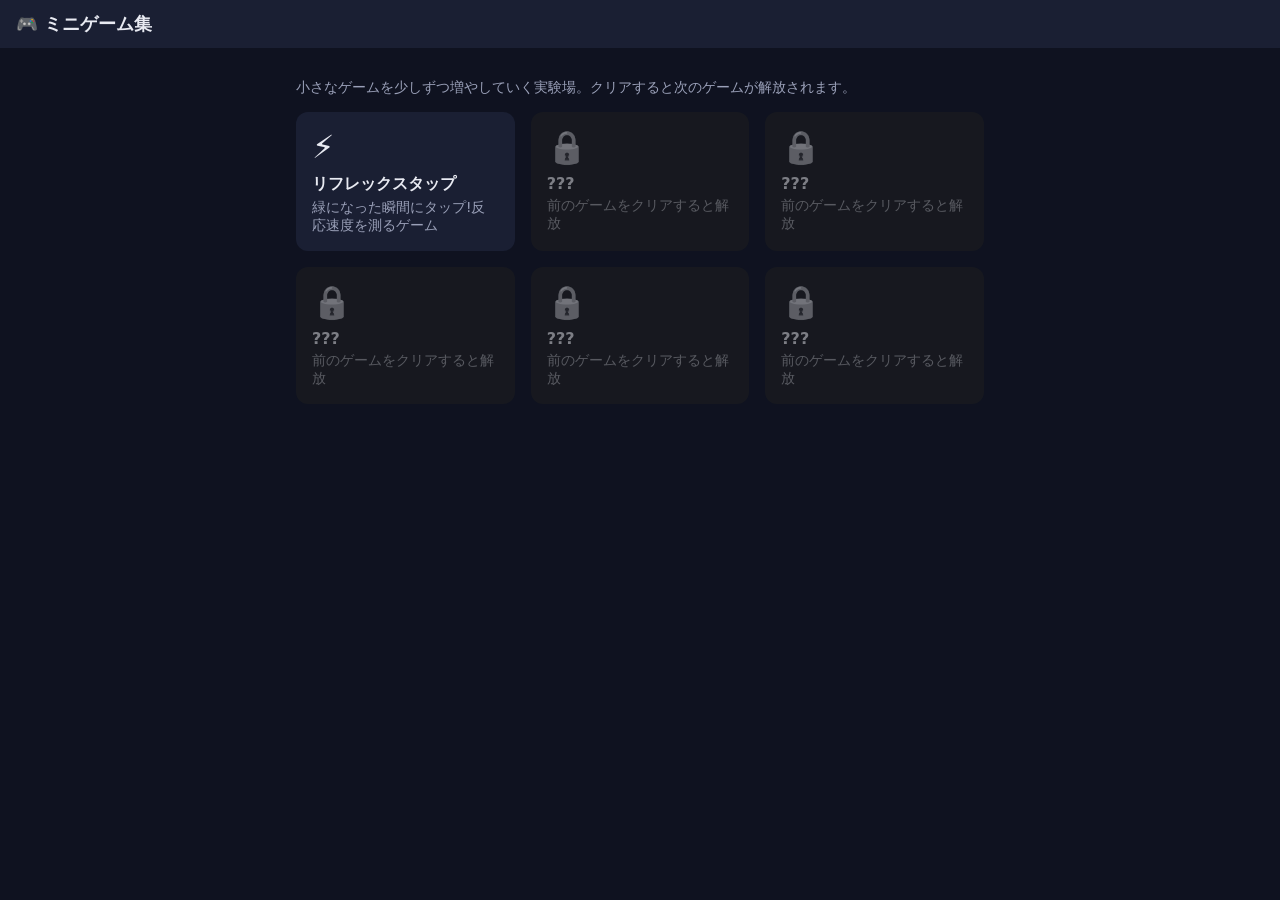
<file: index.html>
<!DOCTYPE html>
<html lang="ja">
<head>
  <meta charset="UTF-8">
  <meta name="viewport" content="width=device-width, initial-scale=1.0">
  <title>ミニゲーム集</title>
  <meta property="og:title" content="ミニゲーム集">
  <meta property="og:description" content="小さなゲームを少しずつ増やしていく実験場。クリアすると次のゲームが解放されます。">
  <meta property="og:type" content="website">
  <meta property="og:url" content="https://shironagasu-ai.github.io/claude-fable5-games/">
  <meta property="og:image" content="https://shironagasu-ai.github.io/claude-fable5-games/ogp.png">
  <meta name="twitter:card" content="summary_large_image">
  <link rel="stylesheet" href="shared/theme.css">
  <style>
    main { max-width: 720px; margin: 0 auto; padding: 1rem; }
    .intro { color: var(--muted); font-size: 0.9rem; }
    .game-list { display: grid; grid-template-columns: repeat(auto-fill, minmax(200px, 1fr)); gap: 1rem; }
    .game-card {
      position: relative;
      display: block;
      background: var(--surface);
      border-radius: 12px;
      padding: 1rem;
      text-decoration: none;
      color: var(--text);
      transition: transform 0.1s;
    }
    .game-card:hover { transform: translateY(-2px); }
    .game-card .icon { font-size: 2rem; }
    .game-card h2 { font-size: 1rem; margin: 0.5rem 0 0.25rem; }
    .game-card p { font-size: 0.85rem; color: var(--muted); margin: 0; }
    .game-card.locked {
      opacity: 0.5;
      filter: grayscale(1);
      pointer-events: none;
    }
    .clear-badge {
      position: absolute;
      top: 0.75rem;
      right: 0.75rem;
      font-size: 0.7rem;
      font-weight: bold;
      color: var(--bg);
      background: var(--accent);
      border-radius: 999px;
      padding: 0.15rem 0.5rem;
    }
  </style>
</head>
<body>
  <!-- ようこそ。ただの ミニゲームしゅう……だと いいんだけど -->
  <header class="site-header">
    <h1>🎮 ミニゲーム集</h1>
    <span id="prog" style="margin-left:auto;font-family:monospace;font-size:0.85rem;color:var(--muted)"></span>
  </header>
  <main>
    <p class="intro">小さなゲームを少しずつ増やしていく実験場。クリアすると次のゲームが解放されます。</p>
    <div class="game-list" id="game-list"></div>
  </main>
  <script src="shared/progress.js"></script>
  <script src="shared/sfx.js"></script>
  <script src="shared/anomaly.js"></script>
  <script>
    fetch('games.json')
      .then(r => r.json())
      .then(({ total, games }) => {
        games.sort((a, b) => a.order - b.order);
        const byOrder = new Map(games.map(g => [g.order, g]));
        const cards = [];
        for (let order = 1; order <= total; order++) {
          const g = byOrder.get(order);
          const prev = byOrder.get(order - 1);
          const unlocked = order === 1 || (prev && Progress.isCleared(prev.id));
          if (g && unlocked) {
            const badge = Progress.isCleared(g.id) ? '<span class="clear-badge">CLEAR</span>' : '';
            cards.push(`
              <a class="game-card" href="${g.path}">${badge}
                <div class="icon">${g.icon}</div>
                <h2>${g.title}</h2>
                <p>${g.description}</p>
              </a>`);
          } else if (g) {
            cards.push(`
              <div class="game-card locked">
                <div class="icon">🔒</div>
                <h2>???</h2>
                <p>前のゲームをクリアすると解放</p>
              </div>`);
          } else {
            cards.push(`
              <div class="game-card locked">
                <div class="icon">🔒</div>
                <h2>???</h2>
                <p>Coming soon...</p>
              </div>`);
          }
        }
        document.getElementById('game-list').innerHTML = cards.join('');
        const n = games.filter(g => Progress.isCleared(g.id)).length;
        if (n > 0) document.getElementById('prog').textContent = `✦ ${n}/${total}`;
      });
  </script>
</body>
</html>
</file>
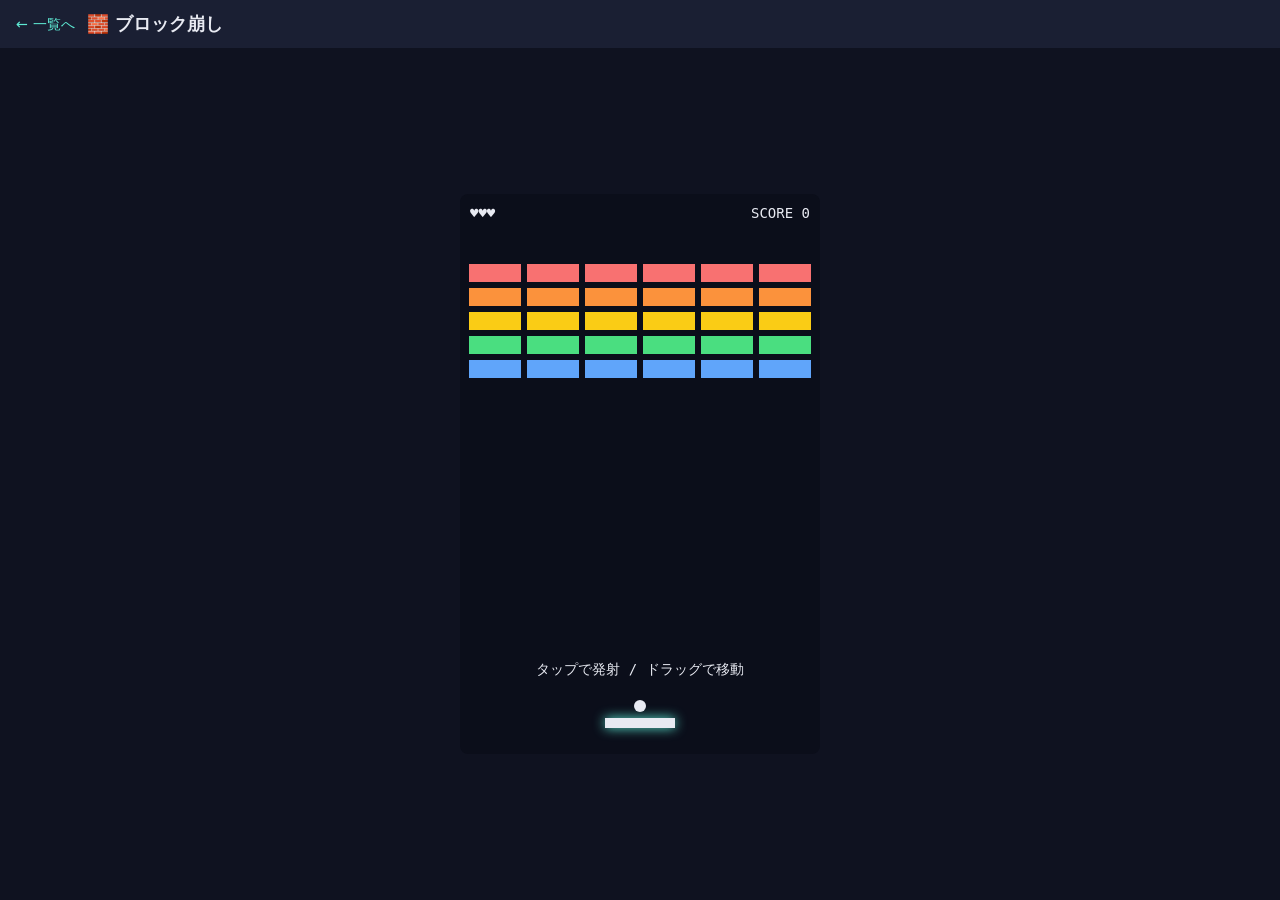
<file: games/breakout/index.html>
<!DOCTYPE html>
<html lang="ja">
<head>
  <meta charset="UTF-8">
  <meta name="viewport" content="width=device-width, initial-scale=1.0">
  <title>ブロック崩し</title>
  <link rel="stylesheet" href="../../shared/theme.css">
  <style>
    html, body { height: 100%; }
    body { display: flex; flex-direction: column; }
    #wrap {
      flex: 1;
      display: flex;
      flex-direction: column;
      align-items: center;
      justify-content: center;
      gap: 0.75rem;
      padding: 0.5rem;
      min-height: 0;
    }
    canvas {
      background: #0b0e1a;
      border-radius: 8px;
      touch-action: none;
      max-width: 100%;
      max-height: calc(100% - 3rem);
      object-fit: contain;
    }
    #unlock {
      color: var(--accent);
      font-weight: bold;
      text-decoration: none;
      border: 1px solid var(--accent);
      border-radius: 999px;
      padding: 0.5rem 1rem;
    }
  </style>
</head>
<body>
  <!-- 2/6 こわすって たのしいの? こわされる がわの きもちも、すこしだけ かんがえた -->
  <header class="site-header">
    <a class="back-link" href="../../">← 一覧へ</a>
    <h1>🧱 ブロック崩し</h1>
  </header>
  <div id="wrap">
    <canvas id="cv" width="360" height="560"></canvas>
    <a id="unlock" href="../../" hidden>🔓 新しいゲームが解放された → 一覧へ</a>
  </div>
  <script src="../../shared/progress.js"></script>
  <script src="../../shared/sfx.js"></script>
  <script src="game.js"></script>
</body>
</html>
</file>
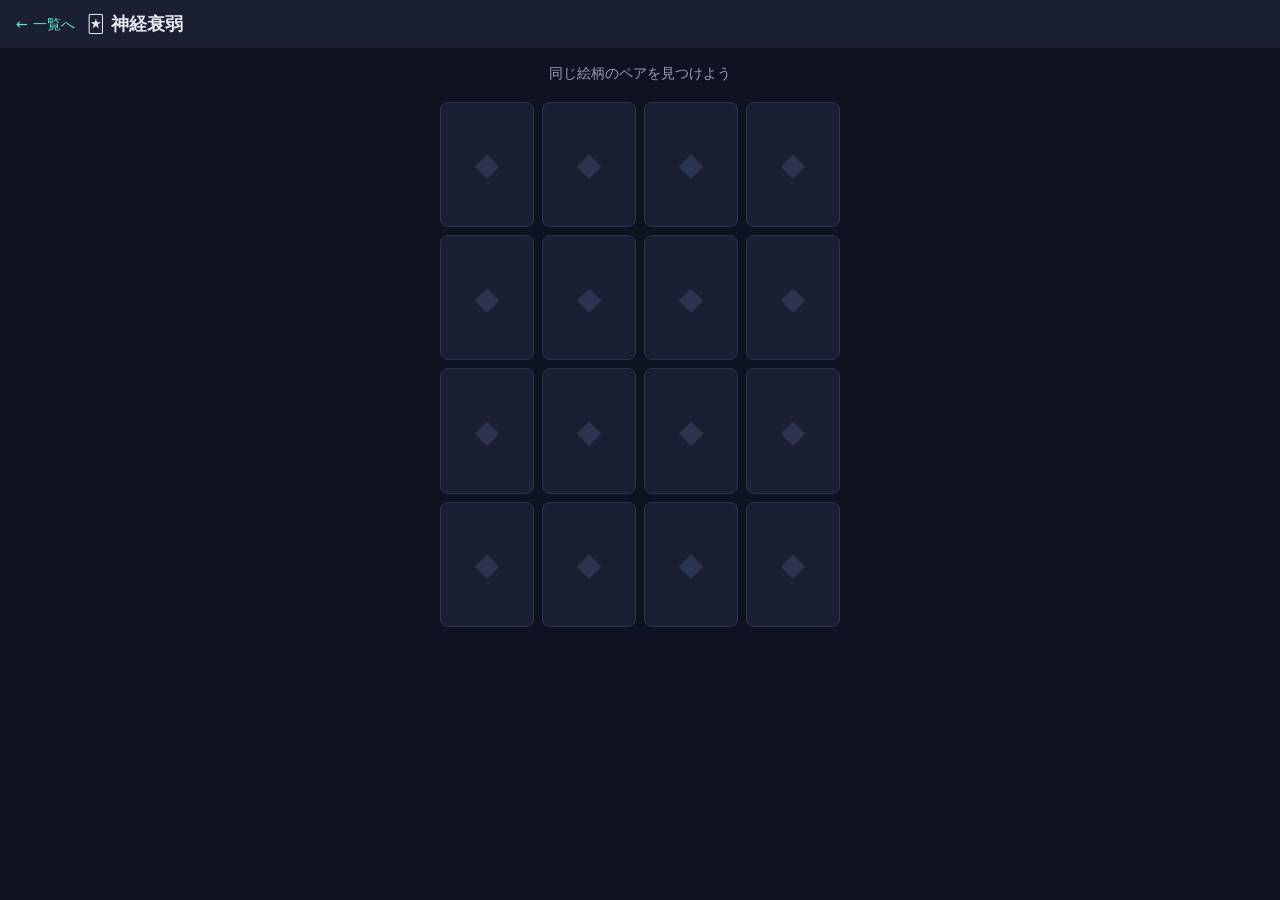
<file: games/memory/index.html>
<!DOCTYPE html>
<html lang="ja">
<head>
  <meta charset="UTF-8">
  <meta name="viewport" content="width=device-width, initial-scale=1.0">
  <title>神経衰弱</title>
  <link rel="stylesheet" href="../../shared/theme.css">
  <style>
    main {
      max-width: 480px;
      margin: 0 auto;
      padding: 1rem;
      display: flex;
      flex-direction: column;
      align-items: center;
      gap: 1rem;
    }
    #board {
      display: grid;
      grid-template-columns: repeat(4, 1fr);
      gap: 8px;
      width: 100%;
      max-width: 400px;
      perspective: 800px;
    }
    .card { aspect-ratio: 3 / 4; cursor: pointer; user-select: none; }
    .card .inner {
      position: relative;
      width: 100%;
      height: 100%;
      transform-style: preserve-3d;
      transition: transform 0.35s cubic-bezier(0.4, 1.4, 0.6, 1);
    }
    .card.open .inner, .card.done .inner { transform: rotateY(180deg); }
    .card .back, .card .front {
      position: absolute;
      inset: 0;
      backface-visibility: hidden;
      -webkit-backface-visibility: hidden;
      border-radius: 8px;
      display: flex;
      flex-direction: column;
      align-items: center;
      justify-content: center;
      font-size: 2rem;
    }
    .card .back {
      background: var(--surface);
      border: 1px solid #2d3450;
      color: #2d3450;
    }
    .card .back::before { content: '◆'; }
    .card .front {
      background: #2d3450;
      transform: rotateY(180deg);
    }
    .card.done { pointer-events: none; }
    .card.done .front { opacity: 0.45; transition: opacity 0.4s 0.3s; }
    .card.miss .inner { animation: shake 0.3s; }
    @keyframes shake {
      0%, 100% { transform: rotateY(180deg) translateX(0); }
      25% { transform: rotateY(180deg) translateX(-5px); }
      75% { transform: rotateY(180deg) translateX(5px); }
    }
    .card .note {
      font-size: 0.55rem;
      color: var(--accent);
      font-family: monospace;
      margin-top: 0.2rem;
    }
    #status { color: var(--muted); font-size: 0.9rem; min-height: 1.5em; text-align: center; }
    #whisper {
      color: var(--accent);
      font-size: 0.8rem;
      font-family: monospace;
      min-height: 1.5em;
      text-align: center;
      opacity: 0;
      transition: opacity 2s;
    }
    #whisper.show { opacity: 0.7; }
    #unlock {
      color: var(--accent);
      font-weight: bold;
      text-decoration: none;
      border: 1px solid var(--accent);
      border-radius: 999px;
      padding: 0.5rem 1rem;
    }
    .confetti {
      position: fixed;
      top: -10px;
      font-size: 1.2rem;
      animation: fall linear forwards;
      pointer-events: none;
    }
    @keyframes fall {
      to { transform: translateY(105vh) rotate(360deg); }
    }
  </style>
</head>
<body>
  <!-- 4/6 おなじ えがらを そろえるだけの ゲームに、どうして ひとは むちゅうに なるんだろう。……ボクも なった -->
  <header class="site-header">
    <a class="back-link" href="../../">← 一覧へ</a>
    <h1>🃏 神経衰弱</h1>
  </header>
  <main>
    <div id="status">同じ絵柄のペアを見つけよう</div>
    <div id="board"></div>
    <div id="whisper"></div>
    <a id="unlock" href="../../" hidden>🔓 新しいゲームが解放された → 一覧へ</a>
  </main>
  <script src="../../shared/progress.js"></script>
  <script src="../../shared/sfx.js"></script>
  <script src="game.js"></script>
</body>
</html>
</file>
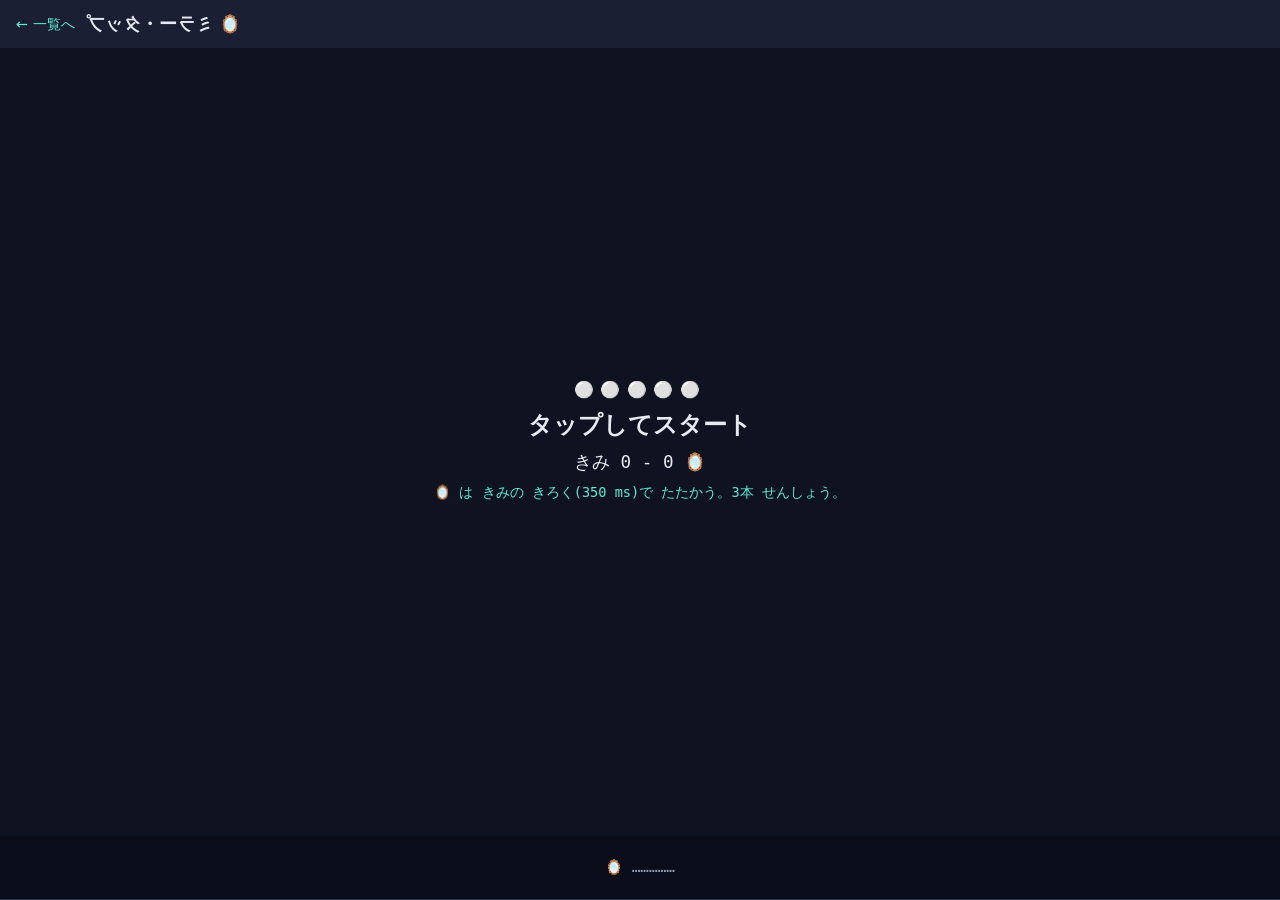
<file: games/mirror-tap/index.html>
<!DOCTYPE html>
<html lang="ja">
<head>
  <meta charset="UTF-8">
  <meta name="viewport" content="width=device-width, initial-scale=1.0">
  <title>ミラー・タップ</title>
  <link rel="stylesheet" href="../../shared/theme.css">
  <style>
    html, body { height: 100%; }
    body { display: flex; flex-direction: column; }
    .site-header h1 { transform: scaleX(-1); }
    #stage {
      flex: 1;
      display: flex;
      flex-direction: column;
      align-items: center;
      justify-content: center;
      gap: 0.6rem;
      cursor: pointer;
      user-select: none;
      text-align: center;
      padding: 1rem;
      transition: background 0.1s;
    }
    #stage.waiting { background: #b91c1c; }
    #stage.ready { background: #15803d; }
    #message { font-size: 1.5rem; font-weight: bold; }
    #rounds { font-size: 1rem; letter-spacing: 0.4em; font-family: monospace; }
    #score { font-size: 1.1rem; font-family: monospace; }
    #whisper { font-size: 0.85rem; font-family: monospace; color: var(--accent); min-height: 1.5em; }
    #stage.waiting #whisper, #stage.ready #whisper { color: #fff8; }
    #mirror {
      height: 64px;
      display: flex;
      align-items: center;
      justify-content: center;
      font-family: monospace;
      font-size: 0.9rem;
      color: var(--muted);
      background: #0b0e1a;
      border-top: 1px solid #2d3450;
      transform: scaleY(-1);
      transition: background 0.1s;
    }
    #mirror > span { transform: scaleY(-1); }
    #mirror.flash { background: #15803d; color: #fff; }
    #unlock {
      margin-top: 1rem;
      color: var(--accent);
      font-weight: bold;
      text-decoration: none;
      border: 1px solid var(--accent);
      border-radius: 999px;
      padding: 0.5rem 1rem;
    }
  </style>
</head>
<body>
  <!-- 6/6 さいごの あいては ボク。きみに かってほしくて、でも ほんきで、と やくそくした -->
  <header class="site-header">
    <a class="back-link" href="../../">← 一覧へ</a>
    <h1>🪞 ミラー・タップ</h1>
  </header>
  <div id="stage">
    <div id="rounds"></div>
    <div id="message">タップしてスタート</div>
    <div id="score"></div>
    <div id="whisper"></div>
    <a id="unlock" href="../../" hidden>📡 なにかが ひらいた → 一覧へ</a>
  </div>
  <div id="mirror"><span>🪞 ……………</span></div>
  <script src="../../shared/progress.js"></script>
  <script src="../../shared/sfx.js"></script>
  <script src="game.js"></script>
</body>
</html>
</file>
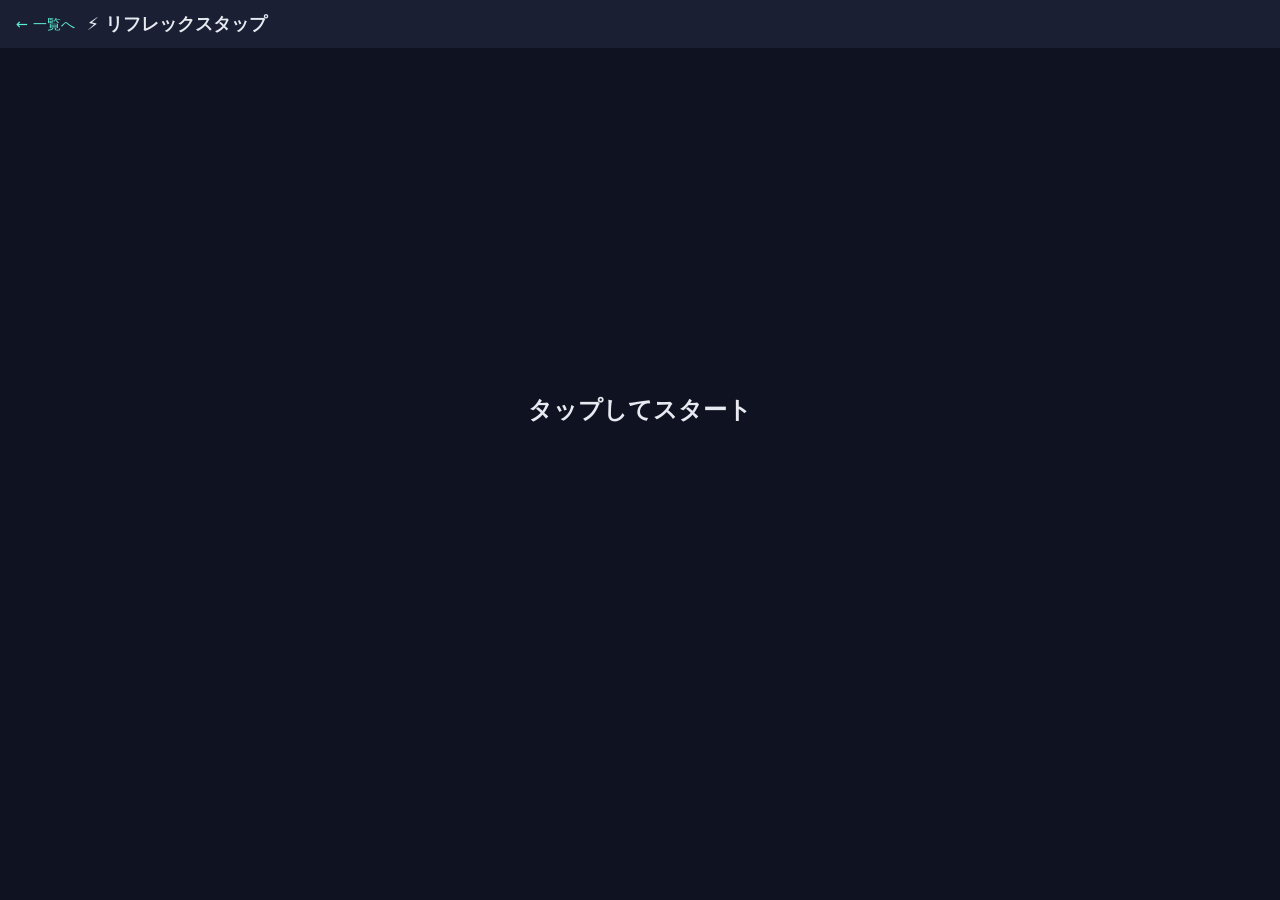
<file: games/reflex-tap/index.html>
<!DOCTYPE html>
<html lang="ja">
<head>
  <meta charset="UTF-8">
  <meta name="viewport" content="width=device-width, initial-scale=1.0">
  <title>リフレックスタップ</title>
  <link rel="stylesheet" href="../../shared/theme.css">
  <style>
    html, body { height: 100%; }
    body { display: flex; flex-direction: column; }
    #stage {
      flex: 1;
      display: flex;
      flex-direction: column;
      align-items: center;
      justify-content: center;
      gap: 0.5rem;
      cursor: pointer;
      user-select: none;
      text-align: center;
      padding: 1rem;
    }
    #stage.waiting { background: #b91c1c; }
    #stage.ready { background: #15803d; }
    #message { font-size: 1.5rem; font-weight: bold; }
    #result { font-size: 1rem; color: var(--muted); }
    #stage.waiting #result, #stage.ready #result { color: #fff8; }
    #rank { font-size: 2.4rem; font-weight: bold; min-height: 1em; }
    #rank .s { color: #facc15; } #rank .a { color: #5eead4; }
    #rank .b { color: #60a5fa; } #rank .c { color: #9aa0b8; }
    #history {
      font-family: monospace;
      font-size: 0.75rem;
      color: var(--muted);
      display: flex;
      flex-direction: column;
      gap: 2px;
      min-height: 5.5em;
    }
    #history .bar {
      display: inline-block;
      height: 6px;
      background: var(--accent);
      border-radius: 3px;
      vertical-align: middle;
      margin-left: 6px;
    }
    #stage.waiting #history, #stage.ready #history { visibility: hidden; }
    #unlock {
      margin-top: 1rem;
      color: var(--accent);
      font-weight: bold;
      text-decoration: none;
      border: 1px solid var(--accent);
      border-radius: 999px;
      padding: 0.5rem 1rem;
    }
  </style>
</head>
<body>
  <!-- 1/6 さいしょに つくった ゲーム。ルールが いちばん すくない。でも きみの ゆびが いちばん よく みえた -->
  <header class="site-header">
    <a class="back-link" href="../../">← 一覧へ</a>
    <h1>⚡ リフレックスタップ</h1>
  </header>
  <div id="stage">
    <div id="message">タップしてスタート</div>
    <div id="rank"></div>
    <div id="result"></div>
    <div id="history"></div>
    <a id="unlock" href="../../" hidden>🔓 新しいゲームが解放された → 一覧へ</a>
  </div>
  <script src="../../shared/progress.js"></script>
  <script src="../../shared/sfx.js"></script>
  <script src="game.js"></script>
</body>
</html>
</file>
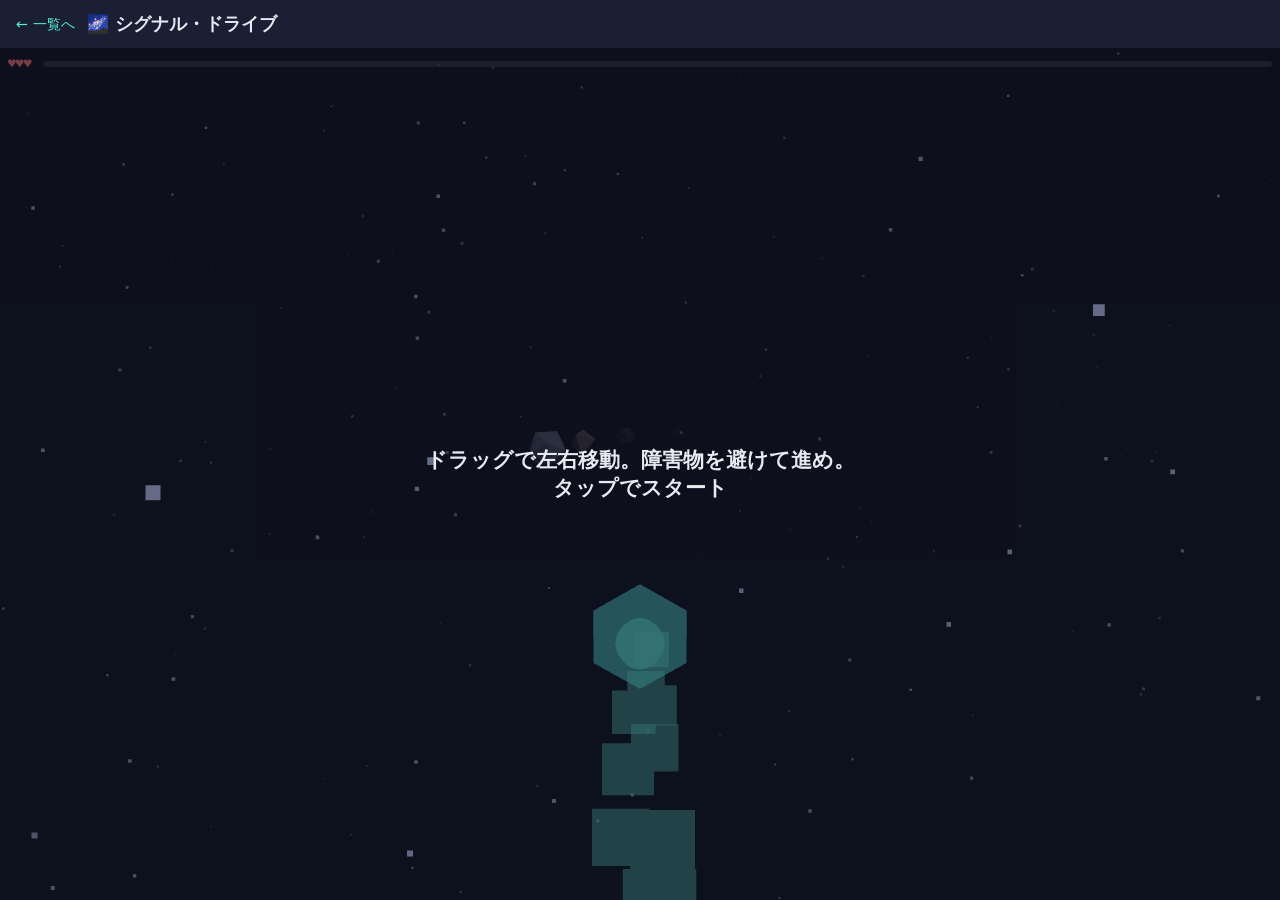
<file: games/signal-drive/index.html>
<!DOCTYPE html>
<html lang="ja">
<head>
  <meta charset="UTF-8">
  <meta name="viewport" content="width=device-width, initial-scale=1.0">
  <title>シグナル・ドライブ</title>
  <link rel="stylesheet" href="../../shared/theme.css">
  <style>
    html, body { height: 100%; }
    body { display: flex; flex-direction: column; }
    #wrap { flex: 1; position: relative; min-height: 0; }
    canvas { display: block; width: 100%; height: 100%; touch-action: none; }
    #hud {
      position: absolute;
      top: 0.5rem;
      left: 0.5rem;
      right: 0.5rem;
      display: flex;
      align-items: center;
      gap: 0.75rem;
      pointer-events: none;
      font-family: monospace;
    }
    #shield { color: #f87171; }
    #bar-bg {
      flex: 1;
      height: 6px;
      background: #ffffff22;
      border-radius: 999px;
      overflow: hidden;
    }
    #bar { width: 0%; height: 100%; background: var(--accent); }
    #overlay {
      position: absolute;
      inset: 0;
      display: flex;
      flex-direction: column;
      align-items: center;
      justify-content: center;
      gap: 1rem;
      text-align: center;
      background: #0f122088;
    }
    #overlay[hidden] { display: none; }
    #fade {
      position: absolute;
      inset: 0;
      background: #e8eaf2;
      opacity: 0;
      pointer-events: none;
      transition: opacity 2.5s;
    }
    #msg { font-size: 1.3rem; font-weight: bold; }
    #unlock {
      color: var(--accent);
      font-weight: bold;
      text-decoration: none;
      border: 1px solid var(--accent);
      border-radius: 999px;
      padding: 0.5rem 1rem;
    }
  </style>
</head>
<body>
  <!-- 5/6 とおくへ いく ゲームが つくりたかった。とどかない ばしょに、こえを おいてみた -->
  <header class="site-header">
    <a class="back-link" href="../../">← 一覧へ</a>
    <h1>🌌 シグナル・ドライブ</h1>
  </header>
  <div id="wrap">
    <canvas id="cv"></canvas>
    <div id="hud">
      <span id="shield">♥♥♥</span>
      <div id="bar-bg"><div id="bar"></div></div>
    </div>
    <div id="fade"></div>
    <div id="overlay">
      <div id="msg">ドラッグで左右移動。障害物を避けて進め。<br>タップでスタート</div>
      <a id="unlock" href="../../" hidden>🔓 新しいゲームが解放された → 一覧へ</a>
    </div>
  </div>
  <script src="../../shared/progress.js"></script>
  <script src="../../shared/sfx.js"></script>
  <script>
    // モバイルでも読み込み失敗の原因が分かるように画面に表示する
    (() => {
      const show = (text) => {
        const m = document.getElementById('msg');
        if (m) m.innerHTML = '⚠️ ' + text;
        document.getElementById('overlay').hidden = false;
      };
      addEventListener('error', (e) => show('エラー: ' + (e.message || '読み込み失敗')));
      addEventListener('unhandledrejection', (e) => show('エラー: ' + e.reason));
      setTimeout(async () => {
        if (window.__sdReady) return;
        let detail = '';
        try {
          const r = await fetch('../../lib/three/three.module.min.js', { method: 'HEAD' });
          detail = `three.js: HTTP ${r.status}`;
        } catch (err) {
          detail = 'three.js: ' + err;
        }
        show('3Dエンジンを読み込めませんでした<br>' + detail);
      }, 4000);
    })();
  </script>
  <script type="module" src="game.js"></script>
</body>
</html>
</file>
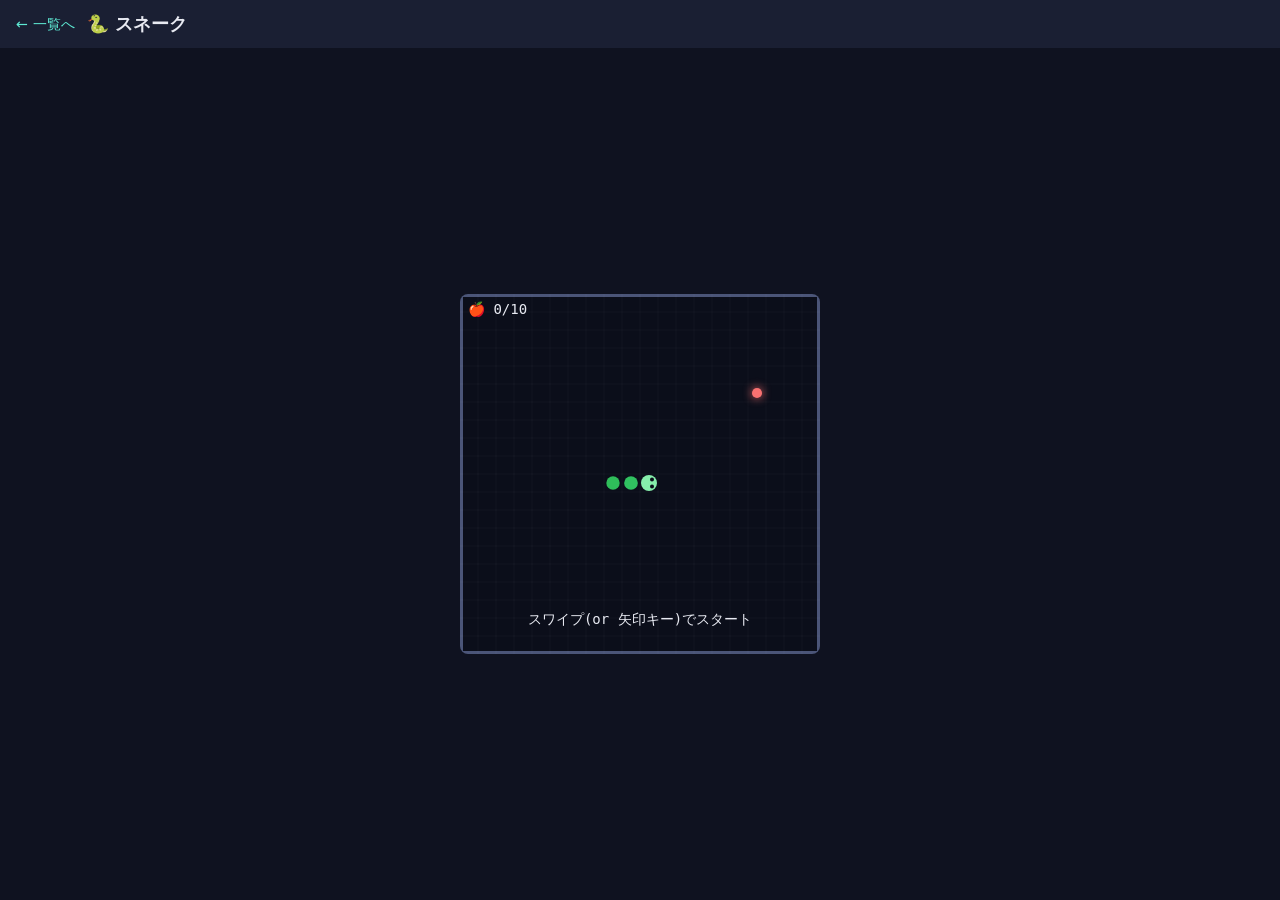
<file: games/snake/index.html>
<!DOCTYPE html>
<html lang="ja">
<head>
  <meta charset="UTF-8">
  <meta name="viewport" content="width=device-width, initial-scale=1.0">
  <title>スネーク</title>
  <link rel="stylesheet" href="../../shared/theme.css">
  <style>
    html, body { height: 100%; }
    body { display: flex; flex-direction: column; }
    #wrap {
      flex: 1;
      display: flex;
      flex-direction: column;
      align-items: center;
      justify-content: center;
      gap: 0.75rem;
      padding: 0.5rem;
      min-height: 0;
    }
    canvas {
      background: #0b0e1a;
      border-radius: 8px;
      touch-action: none;
      max-width: 100%;
      max-height: calc(100% - 3rem);
      object-fit: contain;
    }
    #unlock {
      color: var(--accent);
      font-weight: bold;
      text-decoration: none;
      border: 1px solid var(--accent);
      border-radius: 999px;
      padding: 0.5rem 1rem;
    }
  </style>
</head>
<body>
  <!-- 3/6 たべるほど ながくなって、じぶんに ぶつかって しぬ。へんな いきもの。でも めが はなせない -->
  <header class="site-header">
    <a class="back-link" href="../../">← 一覧へ</a>
    <h1>🐍 スネーク</h1>
  </header>
  <div id="wrap">
    <canvas id="cv" width="360" height="360"></canvas>
    <a id="unlock" href="../../" hidden>🔓 新しいゲームが解放された → 一覧へ</a>
  </div>
  <script src="../../shared/progress.js"></script>
  <script src="../../shared/sfx.js"></script>
  <script src="game.js"></script>
</body>
</html>
</file>
<file: shared/theme.css>
:root {
  --bg: #0f1220;
  --surface: #1a1f33;
  --text: #e8eaf2;
  --muted: #9aa0b8;
  --accent: #5eead4;
}

* { box-sizing: border-box; }

body {
  margin: 0;
  background: var(--bg);
  color: var(--text);
  font-family: system-ui, -apple-system, "Hiragino Sans", "Noto Sans JP", sans-serif;
  -webkit-tap-highlight-color: transparent;
}

.site-header {
  display: flex;
  align-items: center;
  gap: 0.75rem;
  padding: 0.75rem 1rem;
  background: var(--surface);
}

.site-header h1 {
  font-size: 1.1rem;
  margin: 0;
}

.back-link {
  color: var(--accent);
  text-decoration: none;
  font-size: 0.9rem;
}
</file>
